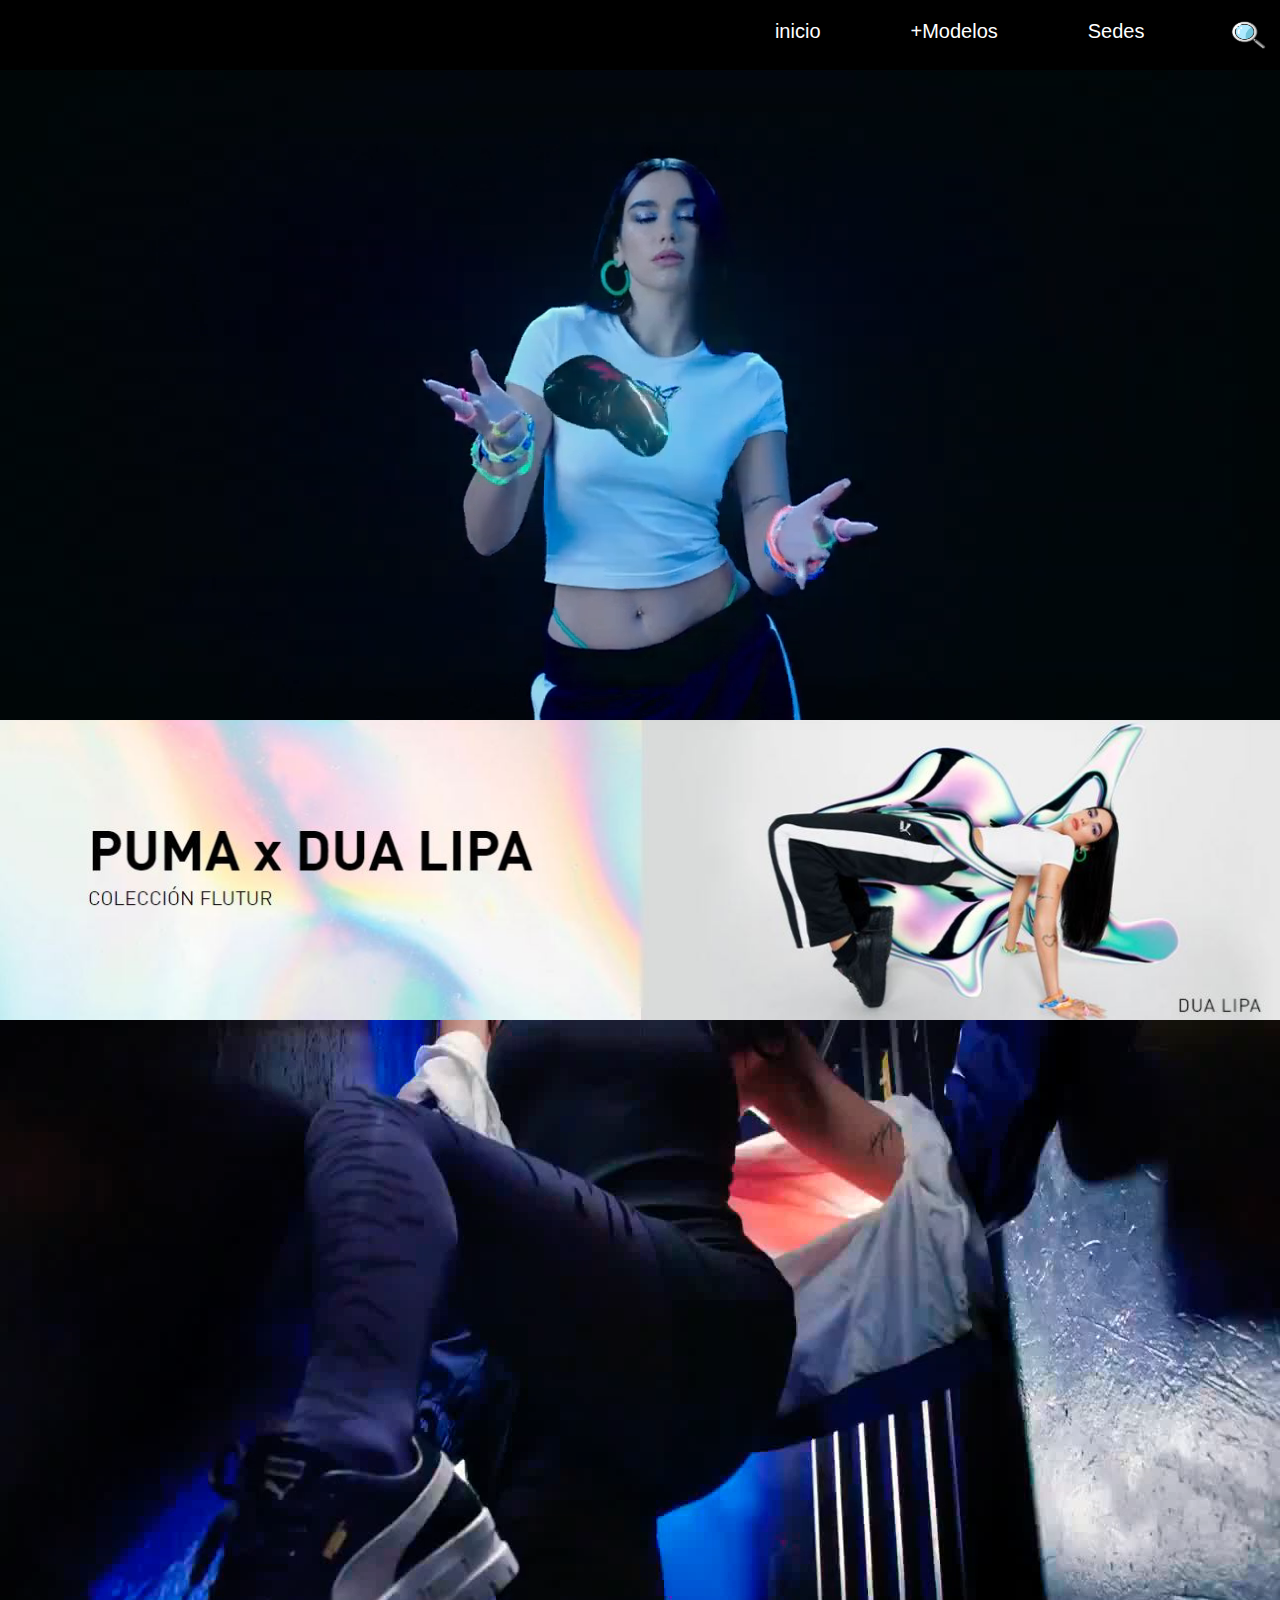
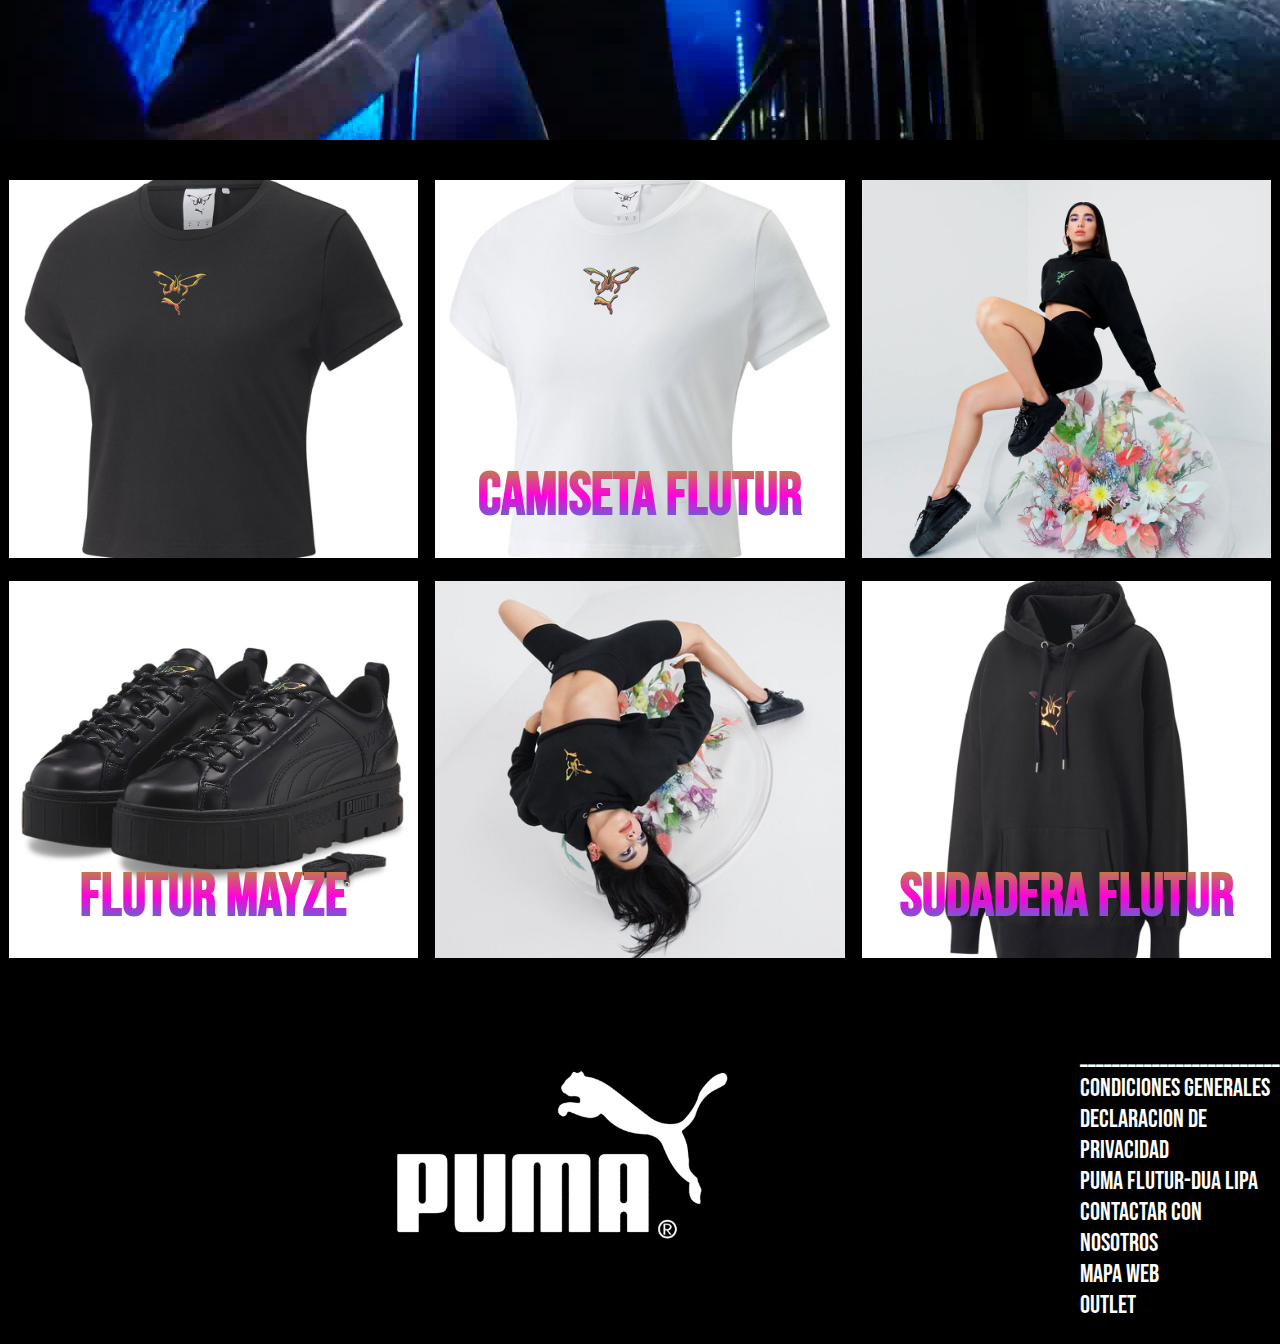
<file: index.html>
<!DOCTYPE html>
<html lang="en">
<head>
    <meta charset="UTF-8">
    <meta http-equiv="X-UA-Compatible" content="IE=edge">
    <meta name="viewport" content="width=device-width, initial-scale=1.0">
    <link rel="stylesheet" href="CSS/Index.css">
    <link href="https://cdn.jsdelivr.net/npm/bootstrap@5.1.3/dist/css/bootstrap.min.css" rel="stylesheet" integrity="sha384-1BmE4kWBq78iYhFldvKuhfTAU6auU8tT94WrHftjDbrCEXSU1oBoqyl2QvZ6jIW3" crossorigin="anonymous">
    <title>Puma</title>
</head>
<body>
    <script src="https://cdn.jsdelivr.net/npm/bootstrap@5.1.3/dist/js/bootstrap.bundle.min.js" integrity="sha384-ka7Sk0Gln4gmtz2MlQnikT1wXgYsOg+OMhuP+IlRH9sENBO0LRn5q+8nbTov4+1p" crossorigin="anonymous"></script>
    <header>
        <div class="barra" class="barra2">
            <div class="logo"></div>
            <a href="">inicio</a>
            <a href="modelos.html">+Modelos</a>
            <a href="sedes.html">Sedes</a>
            <div class="lupa">
              <a href="https://www.pumalcolombia.com" target=""><img class="lupa" src="images/lupa.png" width="27%" height="30px"></a>
            </div>
        </div>
        <video src="images/Dua Lipa x Puma - FLUTUR.mp4" muted autoplay loop width="100%"></video>
    </header>
    <div class="encabezado">
      <div class="banner"></div>
      <video src="images/Dua lipa puma2.mp4" muted autoplay loop width="100%"></video>
    </div>
    <div class="seccion1">
      <div class="prod1"></div>
      <div class="prod2"><P>Camiseta FLUTUR</P></div>
      <div class="prod3"></div>
      <div class="prod4"><p>FLUTUR MAYZE</p></div>
      <div class="prod5"><p></p></div>
      <div class="prod6"><p>SUDADERA FLUTUR</p></div>
    </div>
    <div class="flooter">
      <div class="flologo"></div>
      <ul>
        <li>_________________________________</li>
        <li>Condiciones Generales</li>
        <li>Declaracion De Privacidad</li>
        <li>Puma FLUTUR-Dua Lipa</li>
        <li>Contactar con Nosotros</li>
        <li>Mapa Web</li>
        <li>Outlet</li>
      </ul>
    </div>
</body>
</html>
</file>
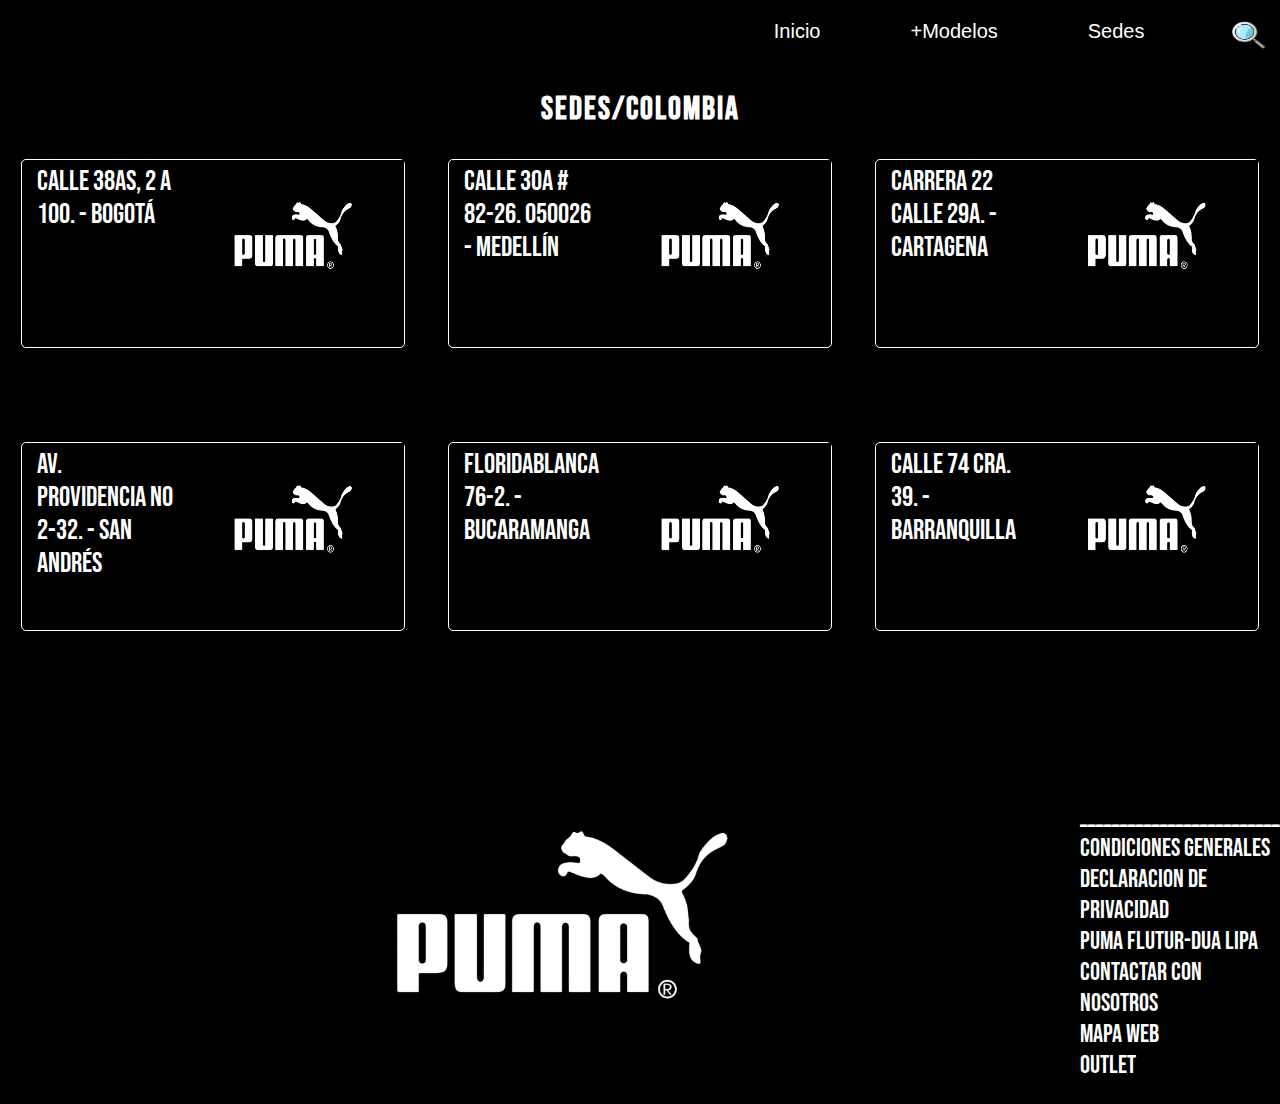
<file: sedes.html>
<!DOCTYPE html>
<html lang="en">
<head>
    <meta charset="UTF-8">
    <meta http-equiv="X-UA-Compatible" content="IE=edge">
    <meta name="viewport" content="width=device-width, initial-scale=1.0">
    <link rel="stylesheet" href="CSS/sedes.css">
    <title>sedes</title>
</head>
<body>
    <header>
        <div class="barra" class="barra2">
            <div class="logo"></div>
            <a href="index.html">Inicio</a>
            <a href="modelos.html">+Modelos</a>
            <a href="sedes.html">Sedes</a>
            <div class="lupa">
              <a href="https://www.pumalcolombia.com" target=""><img class="lupa" src="images/lupa.png" width="27%" height="30px"></a>
            </div>
        </div>
    </header>
    <br><br><br><br><br>
    <div class="tit">
        <h1 class="titprincipal">Sedes/Colombia</h1>
    </div>
    <div class="sedes">
        <div>
            <img src="images/Puma-logo.png" alt="">
            <p>Calle 38AS, 2 a 100. - Bogotá</p>
        </div>
        <div>
            <img src="images/Puma-logo.png" alt="">
            <P>calle 30a # 82-26. 050026 - Medellín</P>
        </div>
        <div>
            <img src="images/Puma-logo.png" alt="">
            <P>Carrera 22 Calle 29A. - Cartagena</P>
        </div>
        <div>
            <img src="images/Puma-logo.png" alt="">
            <P>Av. Providencia No 2-32. - San Andrés</P>
        </div>
        <div>
            <img src="images/Puma-logo.png" alt="">
            <P>Floridablanca 76-2. - Bucaramanga</P>
        </div>
        <div>
            <img src="images/Puma-logo.png" alt="">
            <P>Calle 74 Cra. 39. - Barranquilla</P>
        </div>
    </div>
    <div class="flooter">
        <div class="flologo"></div>
        <ul>
          <li>_________________________________</li>
          <li>Condiciones Generales</li>
          <li>Declaracion De Privacidad</li>
          <li>Puma FLUTUR-Dua Lipa</li>
          <li>Contactar con Nosotros</li>
          <li>Mapa Web</li>
          <li>Outlet</li>
        </ul>
      </div>
</body>
</html>
</file>
<file: CSS/Index.css>
@import url('https://fonts.googleapis.com/css2?family=Bebas+Neue&display=swap');
*{
    margin: 0;
    padding: 0;
    box-sizing: border-box;
}

.barra{
    display: flex;
    justify-content: flex-end;
    background-color: black;
    width: 100%;
    height: 70px;
    position: fixed;
    z-index: 10;
}

.barra .logo{
    background-image: url(../images/Puma-logo.png);
    background-position: center;
    background-size: cover;
    width: 16%;
    height: 60px;
    margin-right: 175vh;
    position: absolute;
}

.barra a{
    font-size: 20px;
    font-family: 'Segoe UI', Tahoma, Geneva, Verdana, sans-serif;
    color: white;
    height: 60px;
    margin-top: 20px;
    margin-left: 10vh;
    text-decoration: none;
}

.barra a:hover{
    font-size: 25px;
    color: chocolate;
    transition: all 0.5s;
}

.barra #logo{
    background-image: url(../images/Puma-logo.png);
    width: 20%;
    height: 30px;
}

.barra img{
    margin: 20px;
    margin-left: -0.5vh;
}

.barra img:hover{
    width: 35%;
    height: 40px;
    cursor: pointer;
    transition: all 0.5s;
}

.encabezado{
    background-color: black;
    width: 100%;
    height: 27.7cm;
    margin-top: -6px;
}

.encabezado .banner{
    background-image: url(../images/banner\ puma\ dua.JPG);
    background-size: cover;
    background-position: center;
    width: 100%;
    height: 8cm;
}

.seccion1{
    background-color: black;
    width: 100%;
    height: 21.2cm;
    display: flex;
    justify-content: space-around;
    flex-wrap: wrap;
}

.seccion1 div{
    background-color: white;
    width: 32%;
    height: 10cm;
    margin-top: 15px;
}

.seccion1 p{
    cursor:text;
    font-size: 60px;
    font-weight: 700;
    font-family: Bebas Neue;
    text-align: center;
    margin-top: 280px;
    background: linear-gradient(rgb(170, 170, 16),rgb(255, 0, 221),rgb(3, 162, 202));
    -webkit-background-clip: text;
    color: transparent;
}

.seccion1 .prod1{
    background-image: url(../images/prod\ 1.jpg);
    background-size: cover;
    background-position: center;
}

.seccion1 .prod2{
    background-image: url(../images/prod\ 2.jpg);
    background-size: cover;
    background-position: center;
}

.seccion1 .prod3{
    background-image: url(../images/prod\ 3.jpg);
    background-size: cover;
    background-position: center;
}

.seccion1 .prod4{
    background-image: url(../images/prod\ 4.jpg);
    background-size: cover;
    background-position: center;
}

.seccion1 .prod5{
    background-image: url(../images/prod\ 5.jpeg);
    background-size: cover;
    background-position: center;
}

.seccion1 .prod6{
    background-image: url(../images/prod6.jpg);
    background-size: cover;
    background-position: center;
}

.flooter{
    background-color: black;
    width: 100%;
    height: 10cm;
}

.flooter .flologo{
    background-image: url(../images/Puma-logo.png);
    background-size: cover;
    background-position: center;
    width: 30%;
    height: 10cm;
    margin-left: 40vh;
}

.flooter ul{
    list-style: none;
    font-size: 25px;
    font-family: Bebas Neue;
    color: white;
    margin-left: 120vh;
    margin-top: -8cm;
}
</file>
<file: CSS/sedes.css>
@import url('https://fonts.googleapis.com/css2?family=Bebas+Neue&display=swap');
*{
    margin: 0;
    padding: 0;
    box-sizing: border-box;
}

body{
    background-color: black;
}

.barra{
    display: flex;
    justify-content: flex-end;
    background-color: black;
    width: 100%;
    position: fixed;
    height: 70px;
    z-index: 10;
}

.barra .logo{
    background-image: url(../images/Puma-logo.png);
    background-position: center;
    background-size: cover;
    width: 16%;
    height: 60px;
    margin-right: 175vh;
    position: absolute;
}

.barra a{
    font-size: 20px;
    font-family: 'Segoe UI', Tahoma, Geneva, Verdana, sans-serif;
    color: white;
    height: 60px;
    margin-top: 20px;
    margin-left: 10vh;
    text-decoration: none;
}

.barra a:hover{
    font-size: 25px;
    color: chocolate;
    transition: all 0.5s;
}

.barra #logo{
    background-image: url(../images/Puma-logo.png);
    width: 20%;
    height: 30px;
}

.barra img{
    margin: 20px;
    margin-left: -0.5vh;
}

.barra img:hover{
    width: 35%;
    height: 40px;
    cursor: pointer;
    transition: all 0.5s;
}

.titprincipal{
    color: white;
    text-align: center;
    font-family: Bebas Neue;
    letter-spacing: 2px;
}

.sedes{
    margin-top: 30px;
    width: 100%;
    height: 15cm;
    display: flex;
    justify-content: space-around;
    flex-wrap: wrap;
    color: white;
}

.sedes div{
    width: 30%;
    height: 5cm;
    border: 1px solid white;
    border-radius: 5px;
    cursor: pointer;
}

.sedes div:hover{
    width: 29%;
    height: 4.8cm;
    transition: all 0.5s;
}

.sedes img{
    width: 60%;
    height: 4cm;
    float: right;
}

.sedes p{
    font-size: 28px;
    font-family: Bebas Neue;
    margin-left: 15px;
    margin-top: 5px;
}

.flooter{
    background-color: black;
    width: 100%;
    height: 10cm;
}

.flooter .flologo{
    background-image: url(../images/Puma-logo.png);
    background-size: cover;
    background-position: center;
    width: 30%;
    height: 10cm;
    margin-left: 40vh;
}

.flooter ul{
    list-style: none;
    font-size: 25px;
    font-family: Bebas Neue;
    color: white;
    margin-left: 120vh;
    margin-top: -8cm;
}
</file>
